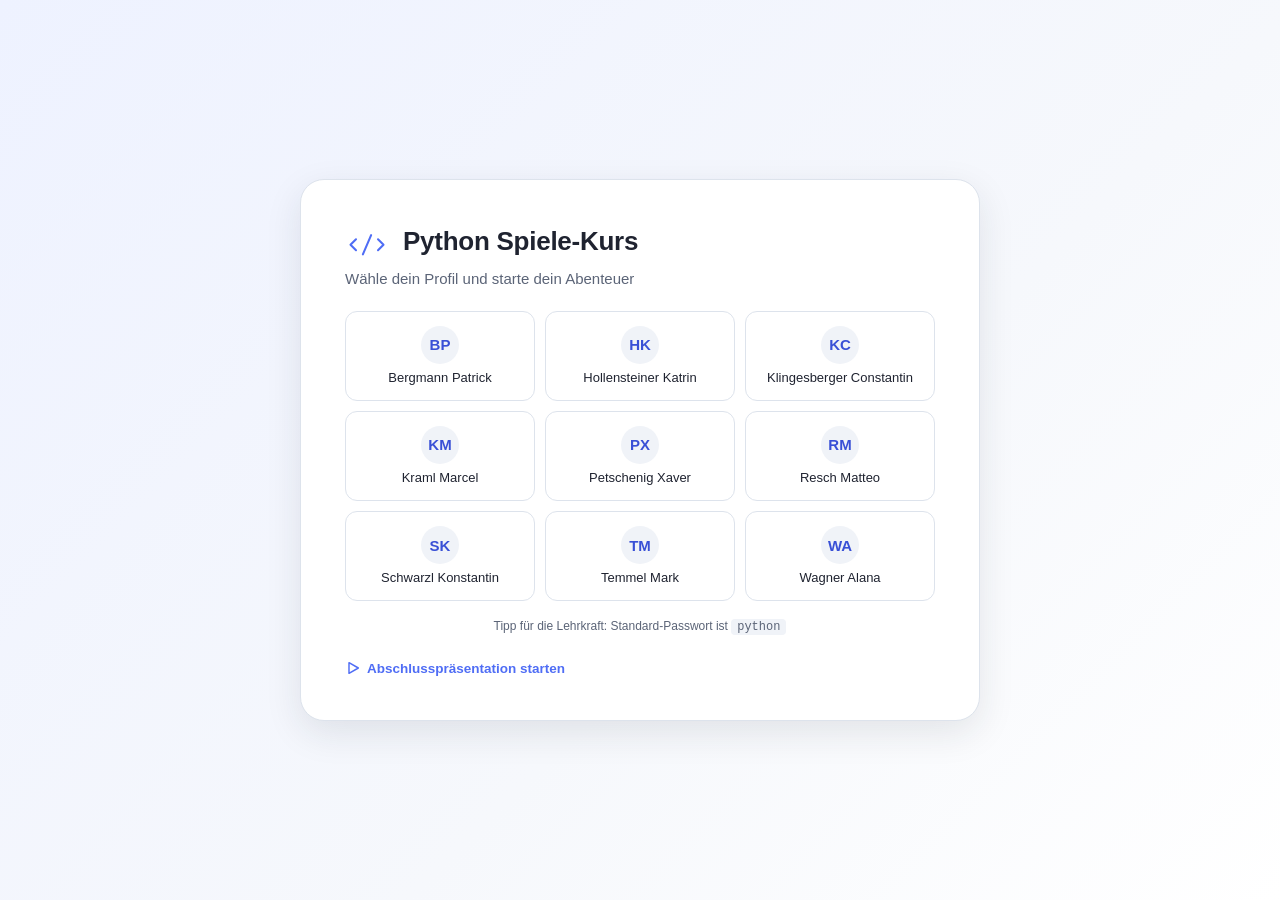
<file: web-app/index.html>
<!DOCTYPE html>
<html lang="de">
<head>
    <meta charset="UTF-8" />
    <meta name="viewport" content="width=device-width, initial-scale=1.0" />
    <title>Python Spiele-Kurs</title>
    <link rel="stylesheet" href="css/styles.css" />
    <link rel="stylesheet" href="css/presentation.css" />
</head>
<body>
    <div id="app">
        <!-- Login-Screen -->
        <section id="login-screen" class="screen active">
            <div class="login-card">
                <div class="brand">
                    <svg class="brand-icon" viewBox="0 0 64 64" fill="none" stroke="currentColor" stroke-width="3" stroke-linecap="round" stroke-linejoin="round">
                        <path d="M16 28 L8 36 L16 44" />
                        <path d="M48 28 L56 36 L48 44" />
                        <path d="M38 22 L26 50" />
                    </svg>
                    <h1>Python Spiele-Kurs</h1>
                </div>
                <p class="subtitle">Wähle dein Profil und starte dein Abenteuer</p>

                <div id="profile-grid" class="profile-grid"></div>

                <div class="password-row hidden" id="password-row">
                    <label for="password-input">Passwort</label>
                    <input id="password-input" type="password" placeholder="Passwort eingeben" autocomplete="off" />
                    <button id="login-button" class="primary-btn">Einloggen</button>
                </div>
                <p id="login-error" class="error hidden">Falsches Passwort. Versuch es nochmal.</p>

                <p class="hint-bottom">Tipp für die Lehrkraft: Standard-Passwort ist <code>python</code></p>
                <a class="pres-entry-link" href="presentation.html">
                    <svg viewBox="0 0 24 24" width="16" height="16" fill="none" stroke="currentColor" stroke-width="2.2" stroke-linecap="round" stroke-linejoin="round"><polygon points="6 4 20 12 6 20 6 4"/></svg>
                    Abschlusspräsentation starten
                </a>
            </div>
        </section>

        <!-- Level-Übersicht -->
        <section id="map-screen" class="screen">
            <header class="map-header">
                <div class="user-pill">
                    <svg viewBox="0 0 24 24" width="20" height="20" fill="none" stroke="currentColor" stroke-width="2" stroke-linecap="round" stroke-linejoin="round">
                        <circle cx="12" cy="8" r="4" />
                        <path d="M4 21c0-4.4 3.6-8 8-8s8 3.6 8 8" />
                    </svg>
                    <span id="user-display">—</span>
                </div>
                <div class="map-title">
                    <h2>Deine Reise</h2>
                    <p id="progress-summary">0 / 5 Level abgeschlossen</p>
                </div>
                <div class="map-actions">
                    <a id="open-presentation" class="primary-btn small" href="presentation.html" title="Abschlusspräsentation öffnen">
                        <svg viewBox="0 0 24 24" width="14" height="14" fill="none" stroke="currentColor" stroke-width="2.2" stroke-linecap="round" stroke-linejoin="round"><polygon points="6 4 20 12 6 20 6 4"/></svg>
                        Präsentation
                    </a>
                    <button id="reset-progress" class="ghost-btn" title="Fortschritt zurücksetzen">Neu starten</button>
                    <button id="logout-button" class="ghost-btn">Abmelden</button>
                </div>
            </header>

            <div class="world-tabs" role="tablist">
                <button class="world-tab active" data-world="1" role="tab">
                    <span class="world-tab-num">1</span>
                    <span class="world-tab-label">1. Einheit<br><small>Grundlagen</small></span>
                </button>
                <button class="world-tab" data-world="2" role="tab">
                    <span class="world-tab-num">2</span>
                    <span class="world-tab-label">2. Einheit<br><small>Spiele</small></span>
                </button>
            </div>

            <div class="map-grid" id="level-grid"></div>

            <div class="badges-card">
                <h3>Deine Sterne</h3>
                <div id="badge-row" class="badge-row"></div>
            </div>
        </section>

        <!-- Level-Spielansicht -->
        <section id="level-screen" class="screen">
            <header class="level-header">
                <button id="back-to-map" class="ghost-btn">
                    <svg viewBox="0 0 24 24" width="16" height="16" fill="none" stroke="currentColor" stroke-width="2.2" stroke-linecap="round" stroke-linejoin="round">
                        <path d="M15 18l-6-6 6-6" />
                    </svg>
                    Levelkarte
                </button>
                <div class="level-title-block">
                    <span class="level-tag" id="level-tag">Level 1</span>
                    <h2 id="level-title">—</h2>
                </div>
                <div class="level-progress-block">
                    <div class="task-counter">
                        <span id="task-counter">Aufgabe 1 / 1</span>
                    </div>
                    <div class="progress-bar">
                        <div class="progress-fill" id="level-progress-fill"></div>
                    </div>
                </div>
            </header>

            <main class="level-main">
                <aside class="instructions-panel">
                    <div class="instruction-card">
                        <h3 id="step-title">Aufgabe</h3>
                        <div id="step-description" class="step-description"></div>
                        <div id="step-hint" class="step-hint hidden"></div>
                        <div id="progressive-hints-container" class="progressive-hints hidden"></div>
                        <div class="hint-buttons">
                            <button id="show-hint" class="ghost-btn small">Tipp anzeigen</button>
                            <button id="show-solution" class="ghost-btn small">Lösung anzeigen</button>
                        </div>
                        <div id="solution-lock" class="solution-lock hidden">
                            <svg viewBox="0 0 24 24" width="16" height="16" fill="none" stroke="currentColor" stroke-width="2.2" stroke-linecap="round" stroke-linejoin="round">
                                <rect x="5" y="11" width="14" height="9" rx="2"/>
                                <path d="M8 11V7a4 4 0 0 1 8 0v4"/>
                            </svg>
                            <span>Lösung in <strong id="solution-countdown">15:00</strong> verfügbar — versuch's erst mit Tipps!</span>
                        </div>
                    </div>

                    <div id="target-card" class="target-card hidden">
                        <h4>Code zum Abtippen</h4>
                        <pre id="target-code"></pre>
                    </div>

                    <div id="solution-card" class="solution-card hidden">
                        <div class="solution-card-header">
                            <h4>Lösung</h4>
                            <button id="copy-solution" class="ghost-btn small" title="In Editor einfügen">In Editor einfügen</button>
                        </div>
                        <pre id="solution-code"></pre>
                    </div>

                    <div class="legend-card" id="legend-card">
                        <h4>Was du lernst</h4>
                        <ul id="concept-list"></ul>
                    </div>
                </aside>

                <section class="editor-panel">
                    <div class="editor-toolbar">
                        <span class="filename">main.py</span>
                        <div class="toolbar-actions">
                            <button id="reset-code" class="ghost-btn small" title="Code zurücksetzen">
                                <svg viewBox="0 0 24 24" width="14" height="14" fill="none" stroke="currentColor" stroke-width="2.2" stroke-linecap="round" stroke-linejoin="round">
                                    <path d="M3 12a9 9 0 1 0 3-6.7" />
                                    <path d="M3 4v5h5" />
                                </svg>
                                Zurücksetzen
                            </button>
                            <button id="stop-code" class="ghost-btn small" title="Spiel anhalten" disabled>
                                <svg viewBox="0 0 24 24" width="14" height="14" fill="none" stroke="currentColor" stroke-width="2.2" stroke-linecap="round" stroke-linejoin="round">
                                    <rect x="6" y="6" width="12" height="12" rx="1.5"/>
                                </svg>
                                Stop
                            </button>
                            <button id="run-code" class="primary-btn small">
                                <svg viewBox="0 0 24 24" width="14" height="14" fill="none" stroke="currentColor" stroke-width="2.2" stroke-linecap="round" stroke-linejoin="round">
                                    <polygon points="6 4 20 12 6 20 6 4"/>
                                </svg>
                                Ausführen <kbd>Enter</kbd>
                            </button>
                        </div>
                    </div>

                    <div class="editor-wrapper">
                        <pre id="ghost-layer" class="ghost-layer" aria-hidden="true"></pre>
                        <pre id="line-numbers" class="line-numbers" aria-hidden="true"></pre>
                        <div id="editor-error-overlay" class="editor-error-overlay hidden" aria-hidden="true"></div>
                        <textarea id="code-editor" spellcheck="false" autocomplete="off" autocorrect="off" autocapitalize="off" wrap="off"></textarea>
                        <div id="editor-error-tooltip" class="editor-error-tooltip hidden" role="alert"></div>
                    </div>

                    <div id="editor-hscroll" class="editor-hscroll hidden">
                        <input id="editor-hscroll-slider" type="range" min="0" max="0" step="1" value="0" aria-label="Horizontal scrollen" />
                    </div>

                    <div class="editor-statusbar">
                        <span id="editor-status">Bereit</span>
                    </div>
                </section>

                <section class="canvas-panel">
                    <div class="canvas-resizer" id="canvas-resizer" title="Ziehen, um die Live-Vorschau grösser/kleiner zu machen">
                        <div class="canvas-resizer-grip"></div>
                    </div>
                    <div class="canvas-toolbar">
                        <span class="canvas-title">Live-Vorschau</span>
                        <span class="canvas-status" id="canvas-status">Drücke „Ausführen"</span>
                    </div>
                    <div class="canvas-wrapper">
                        <canvas id="play-canvas" width="520" height="420"></canvas>
                        <div id="canvas-overlay" class="canvas-overlay hidden">
                            <div class="overlay-content">
                                <h3 id="overlay-title">Geschafft!</h3>
                                <p id="overlay-message"></p>
                                <button id="overlay-action" class="primary-btn">Weiter</button>
                            </div>
                        </div>
                    </div>
                    <div class="key-hints" id="key-hints"></div>
                </section>
            </main>
        </section>

        <!-- Komplettierungs-Screen -->
        <section id="finish-screen" class="screen">
            <div class="finish-card">
                <svg class="trophy" viewBox="0 0 64 64" fill="none" stroke="currentColor" stroke-width="3" stroke-linecap="round" stroke-linejoin="round">
                    <path d="M16 8h32v10a16 16 0 0 1-32 0V8z" />
                    <path d="M16 14H8a8 8 0 0 0 8 8" />
                    <path d="M48 14h8a8 8 0 0 1-8 8" />
                    <path d="M24 40h16v6H24z" />
                    <path d="M20 52h24v4H20z" />
                </svg>
                <h2>Du hast es geschafft!</h2>
                <p id="finish-summary">Alle Level abgeschlossen.</p>
                <div class="finish-actions">
                    <button id="finish-back" class="primary-btn">Zur Levelkarte</button>
                </div>
            </div>
        </section>
    </div>

    <script src="js/playlib.js"></script>
    <script src="js/transpiler.js"></script>
    <script src="js/levels.js"></script>
    <script src="js/app.js"></script>
</body>
</html>
</file>
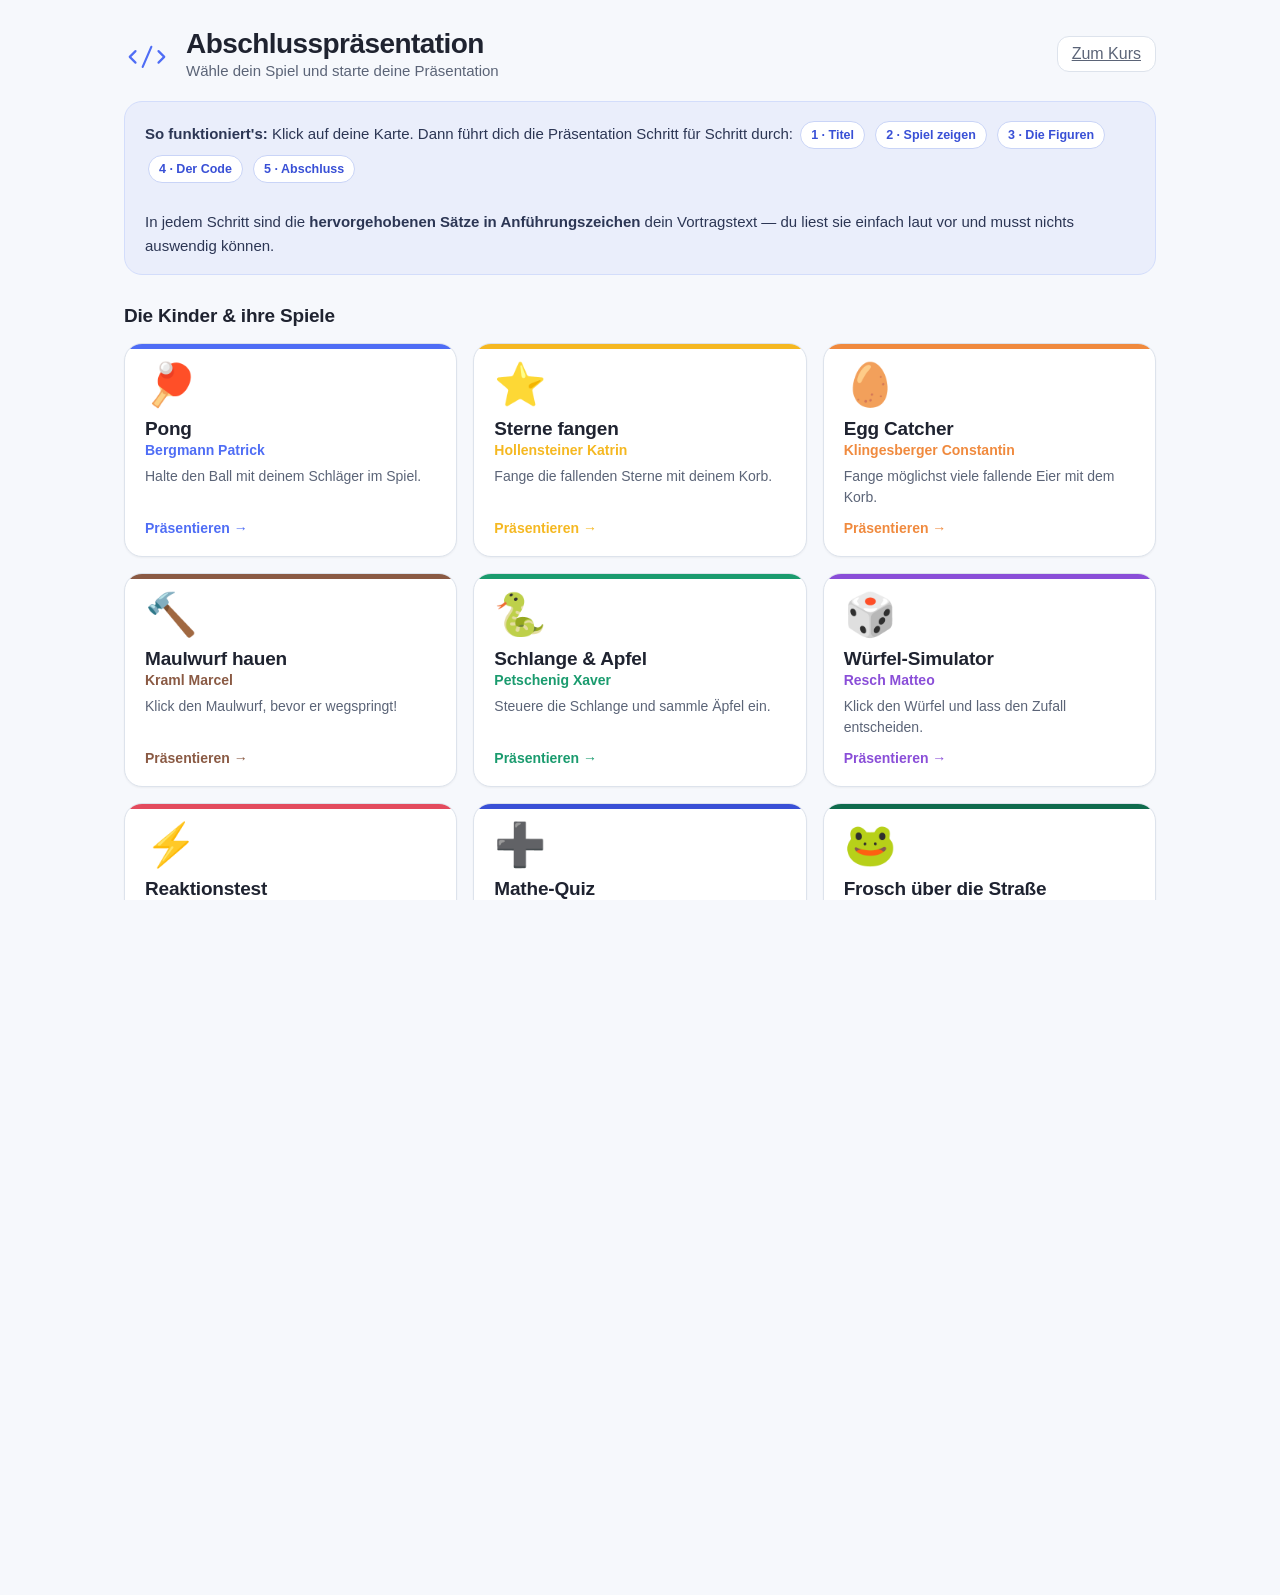
<file: web-app/presentation.html>
<!DOCTYPE html>
<html lang="de">
<head>
    <meta charset="UTF-8" />
    <meta name="viewport" content="width=device-width, initial-scale=1.0" />
    <title>Abschlusspräsentation — Python Spiele-Kurs</title>
    <link rel="stylesheet" href="css/styles.css" />
    <link rel="stylesheet" href="css/presentation.css" />
</head>
<body class="presentation-body">
    <div id="pres-app">

        <!-- ============ ÜBERSICHT ============ -->
        <section id="overview-screen" class="pres-screen active">
            <header class="pres-overview-header">
                <div class="pres-brand">
                    <svg class="brand-icon" viewBox="0 0 64 64" fill="none" stroke="currentColor" stroke-width="3" stroke-linecap="round" stroke-linejoin="round">
                        <path d="M16 28 L8 36 L16 44" />
                        <path d="M48 28 L56 36 L48 44" />
                        <path d="M38 22 L26 50" />
                    </svg>
                    <div>
                        <h1>Abschlusspräsentation</h1>
                        <p class="pres-subtitle">Wähle dein Spiel und starte deine Präsentation</p>
                    </div>
                </div>
                <a class="ghost-btn" href="index.html">Zum Kurs</a>
            </header>

            <div class="pres-howto">
                <strong>So funktioniert's:</strong> Klick auf deine Karte. Dann führt dich die Präsentation Schritt für Schritt durch:
                <span class="pres-step-chip">1 · Titel</span>
                <span class="pres-step-chip">2 · Spiel zeigen</span>
                <span class="pres-step-chip">3 · Die Figuren</span>
                <span class="pres-step-chip">4 · Der Code</span>
                <span class="pres-step-chip">5 · Abschluss</span>
                <br><br>In jedem Schritt sind die <strong>hervorgehobenen Sätze in Anführungszeichen</strong> dein Vortragstext — du liest sie einfach laut vor und musst nichts auswendig können.
            </div>

            <h2 class="pres-group-title">Die Kinder &amp; ihre Spiele</h2>
            <div id="kids-grid" class="pres-card-grid"></div>

            <h2 class="pres-group-title">Reserve-Spiele <small>(zum Tauschen)</small></h2>
            <div id="reserve-grid" class="pres-card-grid"></div>
        </section>

        <!-- ============ PRÄSENTATION ============ -->
        <section id="pres-screen" class="pres-screen">
            <header class="pres-header">
                <button id="pres-exit" class="ghost-btn">
                    <svg viewBox="0 0 24 24" width="16" height="16" fill="none" stroke="currentColor" stroke-width="2.2" stroke-linecap="round" stroke-linejoin="round"><path d="M15 18l-6-6 6-6" /></svg>
                    Übersicht
                </button>
                <div class="pres-header-title">
                    <span id="pres-emoji" class="pres-header-emoji">🎮</span>
                    <div>
                        <h2 id="pres-game">—</h2>
                        <p id="pres-kid">—</p>
                    </div>
                </div>
                <div id="pres-dots" class="pres-dots"></div>
            </header>

            <main id="pres-stage" class="pres-stage"></main>

            <footer class="pres-footer">
                <button id="pres-prev" class="ghost-btn">← Zurück</button>
                <span id="pres-step-label" class="pres-step-label">Schritt 1 von 5</span>
                <button id="pres-next" class="primary-btn">Weiter →</button>
            </footer>
        </section>
    </div>

    <!-- Wiederverwendete Engine aus dem Kurs -->
    <script src="js/playlib.js"></script>
    <script src="js/transpiler.js"></script>
    <script src="js/levels.js"></script>
    <!-- Präsentations-Inhalte + Logik -->
    <script src="js/presentation-data.js"></script>
    <script src="js/presentation.js"></script>
</body>
</html>
</file>
<file: web-app/css/styles.css>
/* ------------------------------------------------------------
   Python Spiele-Kurs — Webplattform
   Weisses Theme, klare Linien, ohne Emojis
   ------------------------------------------------------------ */

:root {
    --bg: #f6f8fc;
    --surface: #ffffff;
    --surface-soft: #f0f3f8;
    --border: #dde3ec;
    --border-strong: #c9d1de;
    --text: #1f2330;
    --text-muted: #5b6477;
    --primary: #4f6df5;
    --primary-strong: #3950d6;
    --primary-soft: #eaeefb;
    --success: #1a9b6e;
    --success-soft: #e3f6ed;
    --warn: #d97706;
    --error: #c4344b;
    --error-soft: #fbeaed;
    --shadow-sm: 0 1px 2px rgba(31, 35, 48, 0.05);
    --shadow-md: 0 4px 14px rgba(31, 35, 48, 0.07);
    --shadow-lg: 0 12px 36px rgba(31, 35, 48, 0.10);
    --radius-sm: 6px;
    --radius-md: 12px;
    --radius-lg: 18px;
    --mono: 'SF Mono', 'JetBrains Mono', Menlo, Consolas, 'Courier New', monospace;
    --sans: -apple-system, BlinkMacSystemFont, 'Segoe UI', Roboto, 'Helvetica Neue', Arial, sans-serif;
}

* { box-sizing: border-box; }

html, body {
    margin: 0;
    padding: 0;
    font-family: var(--sans);
    color: var(--text);
    background: var(--bg);
    height: 100%;
    overflow: hidden;
}

#app {
    width: 100vw;
    height: 100vh;
    overflow: hidden;
    position: relative;
}

.screen {
    display: none;
    width: 100%;
    height: 100%;
    overflow: auto;
}
.screen.active { display: block; }

button {
    font-family: inherit;
    font-size: 14px;
    cursor: pointer;
    border: none;
    background: transparent;
    color: inherit;
}

.primary-btn {
    background: var(--primary);
    color: #fff;
    padding: 10px 18px;
    border-radius: var(--radius-md);
    font-weight: 600;
    box-shadow: var(--shadow-sm);
    display: inline-flex;
    align-items: center;
    gap: 8px;
    transition: background .15s ease, transform .05s ease;
}
.primary-btn:hover { background: var(--primary-strong); }
.primary-btn:active { transform: translateY(1px); }
.primary-btn.small { padding: 7px 12px; font-size: 13px; }
.primary-btn kbd {
    background: rgba(255,255,255,.18);
    padding: 1px 5px;
    border-radius: 4px;
    font-size: 11px;
    font-family: var(--mono);
}

.ghost-btn {
    color: var(--text-muted);
    padding: 8px 14px;
    border-radius: var(--radius-md);
    font-weight: 500;
    border: 1px solid var(--border);
    background: var(--surface);
    display: inline-flex;
    align-items: center;
    gap: 6px;
    transition: background .15s ease, border-color .15s ease;
}
.ghost-btn:hover { background: var(--surface-soft); border-color: var(--border-strong); color: var(--text); }
.ghost-btn.small { padding: 6px 10px; font-size: 12px; }
.ghost-btn:disabled { opacity: 0.45; cursor: not-allowed; }
.ghost-btn:disabled:hover { background: var(--surface); border-color: var(--border); color: var(--text-muted); }

.hidden { display: none !important; }

/* ===== LOGIN ===== */
#login-screen {
    display: none;
    align-items: center;
    justify-content: center;
    background: linear-gradient(135deg, #eef2ff 0%, #f6f8fc 60%, #fff 100%);
}
#login-screen.active { display: flex; }

.login-card {
    width: min(680px, 92vw);
    background: var(--surface);
    border: 1px solid var(--border);
    box-shadow: var(--shadow-lg);
    border-radius: 24px;
    padding: 40px 44px;
}

.brand {
    display: flex;
    align-items: center;
    gap: 14px;
    margin-bottom: 6px;
}

.brand-icon {
    width: 44px;
    height: 44px;
    color: var(--primary);
}

.brand h1 {
    font-size: 26px;
    margin: 0;
    letter-spacing: -0.01em;
}

.subtitle {
    color: var(--text-muted);
    margin: 0 0 24px 0;
    font-size: 15px;
}

.profile-grid {
    display: grid;
    grid-template-columns: repeat(3, 1fr);
    gap: 10px;
    margin-bottom: 18px;
}

.profile-tile {
    background: var(--surface);
    border: 1.5px solid var(--border);
    border-radius: var(--radius-md);
    padding: 14px 10px;
    text-align: center;
    transition: border-color .15s ease, transform .1s ease, background .15s ease;
    display: flex;
    flex-direction: column;
    align-items: center;
    gap: 6px;
}

.profile-tile:hover {
    border-color: var(--primary);
    background: var(--primary-soft);
    transform: translateY(-1px);
}

.profile-tile.active {
    border-color: var(--primary);
    background: var(--primary-soft);
    box-shadow: 0 0 0 3px rgba(79, 109, 245, 0.15);
}

.profile-avatar {
    width: 38px;
    height: 38px;
    border-radius: 50%;
    background: var(--surface-soft);
    color: var(--primary-strong);
    display: flex;
    align-items: center;
    justify-content: center;
    font-weight: 700;
    font-size: 15px;
}

.profile-name {
    font-size: 13px;
    font-weight: 500;
    line-height: 1.25;
    word-break: break-word;
}

.password-row {
    display: grid;
    grid-template-columns: auto 1fr auto;
    gap: 12px;
    align-items: center;
    background: var(--surface-soft);
    padding: 14px 16px;
    border-radius: var(--radius-md);
    border: 1px solid var(--border);
}

.password-row label {
    font-size: 13px;
    font-weight: 600;
    color: var(--text-muted);
}

.password-row input {
    border: 1px solid var(--border);
    background: var(--surface);
    border-radius: var(--radius-sm);
    padding: 9px 12px;
    font-size: 14px;
    font-family: inherit;
}

.password-row input:focus {
    outline: none;
    border-color: var(--primary);
    box-shadow: 0 0 0 3px rgba(79, 109, 245, 0.15);
}

.error {
    color: var(--error);
    background: var(--error-soft);
    padding: 8px 12px;
    border-radius: var(--radius-sm);
    font-size: 13px;
    margin-top: 10px;
}

.hint-bottom {
    margin-top: 16px;
    font-size: 12px;
    color: var(--text-muted);
    text-align: center;
}

.hint-bottom code {
    background: var(--surface-soft);
    padding: 1px 6px;
    border-radius: 4px;
    font-family: var(--mono);
}

/* ===== MAP / LEVEL-ÜBERSICHT ===== */
#map-screen {
    padding: 36px 48px 60px;
    background: linear-gradient(180deg, #fff 0%, var(--bg) 100%);
}

.map-header {
    display: grid;
    grid-template-columns: 1fr auto 1fr;
    align-items: center;
    margin-bottom: 36px;
    gap: 20px;
}

.user-pill {
    display: inline-flex;
    align-items: center;
    gap: 8px;
    background: var(--surface);
    border: 1px solid var(--border);
    border-radius: 999px;
    padding: 7px 14px;
    color: var(--text-muted);
    font-weight: 500;
    font-size: 14px;
    width: fit-content;
}

.map-title {
    text-align: center;
}

.map-title h2 {
    margin: 0 0 4px 0;
    font-size: 28px;
    letter-spacing: -0.02em;
}

.map-title p {
    margin: 0;
    color: var(--text-muted);
    font-size: 14px;
}

.map-actions {
    display: flex;
    gap: 10px;
    justify-content: flex-end;
}

.world-tabs {
    display: flex;
    gap: 12px;
    max-width: 1200px;
    margin: 0 auto 22px auto;
    padding: 6px;
    background: var(--surface);
    border: 1px solid var(--border);
    border-radius: var(--radius-md);
}

.world-tab {
    flex: 1;
    display: flex;
    align-items: center;
    gap: 12px;
    background: transparent;
    border: 1.5px solid transparent;
    border-radius: var(--radius-sm);
    padding: 10px 16px;
    cursor: pointer;
    font-family: inherit;
    font-size: 14px;
    color: var(--text-muted);
    transition: background .15s ease, border-color .15s ease, color .15s ease, transform .1s ease;
    text-align: left;
}

.world-tab:hover {
    background: var(--surface-soft);
    color: var(--text);
}

.world-tab.active {
    background: linear-gradient(135deg, #4f6df5 0%, #8a4ed8 100%);
    color: #fff;
    border-color: rgba(255, 255, 255, 0.18);
    box-shadow: 0 6px 14px rgba(79, 109, 245, 0.32);
}

.world-tab-num {
    flex: 0 0 auto;
    width: 36px;
    height: 36px;
    border-radius: 50%;
    background: rgba(255, 255, 255, 0.15);
    display: flex;
    align-items: center;
    justify-content: center;
    font-size: 18px;
    font-weight: 700;
}

.world-tab:not(.active) .world-tab-num {
    background: var(--surface-soft);
    color: var(--text);
}

.world-tab-label {
    line-height: 1.15;
    font-weight: 600;
}

.world-tab-label small {
    font-weight: 400;
    font-size: 11.5px;
    opacity: .8;
}

.map-grid {
    display: grid;
    grid-template-columns: repeat(auto-fit, minmax(260px, 1fr));
    gap: 18px;
    max-width: 1200px;
    margin: 0 auto;
}

.level-card {
    background: var(--surface);
    border: 1.5px solid var(--border);
    border-radius: var(--radius-lg);
    padding: 22px 22px 18px;
    cursor: pointer;
    transition: transform .15s ease, box-shadow .15s ease, border-color .15s ease;
    display: flex;
    flex-direction: column;
    gap: 12px;
    position: relative;
    overflow: hidden;
}

.level-card:not(.locked):hover {
    transform: translateY(-2px);
    box-shadow: var(--shadow-md);
    border-color: var(--primary);
}

.level-card.locked {
    opacity: 0.55;
    cursor: not-allowed;
    background: var(--surface-soft);
}

.level-card.completed {
    border-color: var(--success);
    background: linear-gradient(180deg, #fff 0%, var(--success-soft) 100%);
}

.level-card-header {
    display: flex;
    align-items: center;
    justify-content: space-between;
    gap: 10px;
}

.level-num {
    background: var(--primary-soft);
    color: var(--primary-strong);
    font-weight: 700;
    font-size: 12px;
    letter-spacing: 0.05em;
    padding: 4px 10px;
    border-radius: 999px;
}

.level-card.completed .level-num {
    background: var(--success-soft);
    color: var(--success);
}

.level-status-icon {
    width: 26px;
    height: 26px;
    color: var(--text-muted);
}

.level-card.completed .level-status-icon { color: var(--success); }
.level-card.locked .level-status-icon { color: var(--text-muted); }

.level-card h3 {
    margin: 0;
    font-size: 18px;
    letter-spacing: -0.01em;
}

.level-card p {
    margin: 0;
    color: var(--text-muted);
    font-size: 14px;
    line-height: 1.45;
}

.level-card-footer {
    display: flex;
    align-items: center;
    justify-content: space-between;
    margin-top: 4px;
    font-size: 12px;
    color: var(--text-muted);
}

.stars-row {
    display: flex;
    gap: 2px;
}

.stars-row svg {
    width: 16px;
    height: 16px;
    color: #d6dbe5;
}

.stars-row svg.earned { color: #f5b821; }

.badges-card {
    margin: 36px auto 0;
    max-width: 1200px;
    background: var(--surface);
    border: 1px solid var(--border);
    border-radius: var(--radius-lg);
    padding: 22px 26px;
}

.badges-card h3 {
    margin: 0 0 12px 0;
    font-size: 16px;
}

.badge-row {
    display: flex;
    gap: 14px;
    flex-wrap: wrap;
}

.badge {
    display: inline-flex;
    align-items: center;
    gap: 8px;
    padding: 8px 14px;
    background: var(--surface-soft);
    border-radius: 999px;
    border: 1px solid var(--border);
    font-size: 13px;
    color: var(--text-muted);
}

.badge.earned {
    background: linear-gradient(135deg, #fff8e0, #fef3c4);
    border-color: #f5b821;
    color: #8a5e02;
    font-weight: 600;
}

.badge svg { width: 16px; height: 16px; }

/* ===== LEVEL-SCREEN ===== */
#level-screen {
    display: none;
    grid-template-rows: auto 1fr;
    height: 100vh;
}
#level-screen.active { display: grid; }

.level-header {
    display: grid;
    grid-template-columns: auto 1fr auto;
    align-items: center;
    gap: 24px;
    padding: 14px 24px;
    border-bottom: 1px solid var(--border);
    background: var(--surface);
}

.level-title-block {
    display: flex;
    align-items: baseline;
    gap: 14px;
}

.level-tag {
    font-size: 11px;
    font-weight: 700;
    letter-spacing: 0.08em;
    color: var(--primary-strong);
    background: var(--primary-soft);
    padding: 4px 10px;
    border-radius: 999px;
    text-transform: uppercase;
}

.level-title-block h2 {
    margin: 0;
    font-size: 18px;
    letter-spacing: -0.01em;
}

.level-progress-block {
    display: flex;
    align-items: center;
    gap: 14px;
    min-width: 220px;
    justify-content: flex-end;
}

.task-counter {
    font-size: 13px;
    color: var(--text-muted);
}

.progress-bar {
    width: 140px;
    height: 8px;
    background: var(--surface-soft);
    border-radius: 999px;
    overflow: hidden;
    border: 1px solid var(--border);
}

.progress-fill {
    height: 100%;
    background: linear-gradient(90deg, var(--primary), #6f8bff);
    width: 0%;
    transition: width .35s ease;
}

.level-main {
    display: grid;
    grid-template-columns: 320px minmax(0, 1fr) minmax(0, 1fr);
    height: 100%;
    overflow: hidden;
}

.instructions-panel {
    background: var(--surface);
    border-right: 1px solid var(--border);
    padding: 20px;
    overflow-y: auto;
    display: flex;
    flex-direction: column;
    gap: 16px;
}

.instruction-card {
    background: var(--primary-soft);
    border: 1px solid #d3dbf7;
    border-radius: var(--radius-md);
    padding: 18px;
}

.instruction-card h3 {
    margin: 0 0 8px 0;
    font-size: 15px;
    color: var(--primary-strong);
    letter-spacing: -0.01em;
}

.step-description {
    font-size: 14px;
    line-height: 1.55;
    color: var(--text);
}

.step-description code {
    background: rgba(255, 255, 255, 0.7);
    border: 1px solid #d3dbf7;
    color: var(--primary-strong);
    padding: 1px 6px;
    border-radius: 4px;
    font-family: var(--mono);
    font-size: 13px;
}

.step-description pre {
    background: var(--surface);
    border: 1px solid var(--border);
    border-radius: var(--radius-sm);
    padding: 10px 12px;
    overflow-x: auto;
    margin: 8px 0 0 0;
    font-family: var(--mono);
    font-size: 12.5px;
    line-height: 1.5;
}

.step-hint {
    margin-top: 12px;
    background: #fff8e0;
    border: 1px solid #f0d785;
    color: #6c4d04;
    padding: 10px 12px;
    border-radius: var(--radius-sm);
    font-size: 13px;
    line-height: 1.5;
    white-space: pre-wrap;
}

.progressive-hints {
    margin-top: 12px;
    display: flex;
    flex-direction: column;
    gap: 10px;
}

.progressive-hint {
    background: #fff8e0;
    border: 1px solid #f0d785;
    border-radius: var(--radius-sm);
    padding: 12px 14px;
    color: #4d3a02;
    font-size: 13px;
    line-height: 1.5;
}

.progressive-hint-header {
    display: flex;
    justify-content: space-between;
    align-items: center;
    gap: 8px;
    margin-bottom: 8px;
}

.progressive-hint-title {
    font-weight: 700;
    color: #6c4d04;
    font-size: 13px;
}

.progressive-hint-explanation {
    margin: 0 0 8px 0;
}

.progressive-hint pre {
    margin: 0 0 8px 0;
    background: #2b2530;
    color: #ffe9b3;
    padding: 10px 12px;
    border-radius: 6px;
    font-family: var(--mono);
    font-size: 12.5px;
    line-height: 1.55;
    white-space: pre;
    overflow-x: auto;
}

.code-blank {
    display: inline-block;
    min-width: 36px;
    background: #f5b821;
    color: #1f2330;
    padding: 0 6px;
    border-radius: 3px;
    font-weight: 700;
    text-align: center;
    box-shadow: 0 0 0 2px rgba(245, 184, 33, 0.35);
    animation: blank-pulse 2.6s ease-in-out infinite;
}

@keyframes blank-pulse {
    0%, 100% { box-shadow: 0 0 0 2px rgba(245, 184, 33, 0.35); }
    50% { box-shadow: 0 0 0 4px rgba(245, 184, 33, 0.55); }
}

.progressive-hint-blank-tip {
    display: flex;
    gap: 8px;
    align-items: flex-start;
    font-size: 12px;
    color: #6c4d04;
    background: rgba(245, 184, 33, 0.16);
    padding: 6px 10px;
    border-radius: 6px;
    border-left: 3px solid #f5b821;
}

.progressive-hint-actions {
    display: flex;
    gap: 8px;
    margin-top: 8px;
}

.solution-lock {
    display: flex;
    align-items: center;
    gap: 8px;
    margin-top: 10px;
    padding: 10px 12px;
    background: #f0f4ff;
    border: 1px dashed #4f6df5;
    color: #2a3b9c;
    border-radius: var(--radius-sm);
    font-size: 12.5px;
    line-height: 1.4;
}

.solution-lock strong { font-feature-settings: 'tnum' 1; }

#show-solution.locked {
    opacity: 0.55;
    cursor: not-allowed;
}

.legend-card {
    background: var(--surface);
    border: 1px solid var(--border);
    border-radius: var(--radius-md);
    padding: 16px 18px;
}

.legend-card h4 {
    margin: 0 0 8px 0;
    font-size: 13px;
    text-transform: uppercase;
    letter-spacing: 0.05em;
    color: var(--text-muted);
}

.legend-card ul {
    margin: 0;
    padding-left: 18px;
    color: var(--text);
    font-size: 13.5px;
    line-height: 1.55;
}

.legend-card li { margin-bottom: 4px; }

.target-card {
    background: var(--surface);
    border: 1px solid var(--border);
    border-radius: var(--radius-md);
    padding: 14px 16px 16px;
}

.target-card h4 {
    margin: 0 0 8px 0;
    font-size: 13px;
    text-transform: uppercase;
    letter-spacing: 0.05em;
    color: var(--text-muted);
}

.target-card pre {
    margin: 0;
    padding: 12px 14px;
    background: #0f1320;
    color: #e7ecf7;
    border-radius: var(--radius-sm);
    font-family: var(--mono);
    font-size: 12.5px;
    line-height: 1.55;
    white-space: pre;
    overflow-x: auto;
    overflow-y: hidden;
    tab-size: 4;
    user-select: text;
}

.target-card pre::-webkit-scrollbar { height: 8px; }
.target-card pre::-webkit-scrollbar-track { background: rgba(255,255,255,.05); border-radius: 4px; }
.target-card pre::-webkit-scrollbar-thumb { background: rgba(255,255,255,.18); border-radius: 4px; }
.target-card pre::-webkit-scrollbar-thumb:hover { background: rgba(255,255,255,.28); }

.hint-buttons {
    display: flex;
    gap: 8px;
    flex-wrap: wrap;
    margin-top: 4px;
}

.solution-card {
    background: var(--surface);
    border: 1.5px solid var(--success);
    border-radius: var(--radius-md);
    padding: 14px 16px 16px;
}

.solution-card-header {
    display: flex;
    align-items: center;
    justify-content: space-between;
    gap: 10px;
    margin-bottom: 8px;
}

.solution-card-header h4 {
    margin: 0;
    font-size: 13px;
    text-transform: uppercase;
    letter-spacing: 0.05em;
    color: var(--success);
}

.solution-card pre {
    margin: 0;
    padding: 12px 14px;
    background: #0f1320;
    color: #e7ecf7;
    border-radius: var(--radius-sm);
    font-family: var(--mono);
    font-size: 12.5px;
    line-height: 1.55;
    white-space: pre;
    overflow-x: auto;
    overflow-y: auto;
    max-height: 320px;
    tab-size: 4;
    user-select: text;
}

.solution-card pre::-webkit-scrollbar { height: 8px; width: 8px; }
.solution-card pre::-webkit-scrollbar-track { background: rgba(255,255,255,.05); border-radius: 4px; }
.solution-card pre::-webkit-scrollbar-thumb { background: rgba(255,255,255,.18); border-radius: 4px; }
.solution-card pre::-webkit-scrollbar-thumb:hover { background: rgba(255,255,255,.28); }

/* ===== EDITOR ===== */
.editor-panel {
    display: grid;
    grid-template-rows: auto 1fr auto;
    background: #fbfcfe;
    border-right: 1px solid var(--border);
    overflow: hidden;
    min-width: 0;
}

.canvas-panel { min-width: 0; }

.editor-toolbar {
    display: flex;
    align-items: center;
    justify-content: space-between;
    padding: 10px 16px;
    border-bottom: 1px solid var(--border);
    background: var(--surface);
}

.filename {
    font-family: var(--mono);
    font-size: 13px;
    color: var(--text-muted);
}

.toolbar-actions {
    display: flex;
    gap: 8px;
}

.editor-wrapper {
    position: relative;
    overflow: hidden;
    min-width: 0;
    min-height: 0;
}

.line-numbers,
.ghost-layer,
#code-editor {
    font-family: var(--mono);
    font-size: 13.5px;
    line-height: 1.6;
    margin: 0;
    padding: 14px 14px 14px 56px;
    white-space: pre;
    overflow-wrap: normal;
    tab-size: 4;
}

.line-numbers {
    position: absolute;
    inset: 0;
    padding: 14px 8px 14px 0;
    width: 44px;
    text-align: right;
    color: #b6bccd;
    user-select: none;
    background: var(--surface);
    border-right: 1px solid var(--border);
    pointer-events: none;
    overflow: hidden;
    z-index: 1;
}

.ghost-layer {
    position: absolute;
    inset: 0;
    padding-left: 56px;
    color: #c2c8d6;
    pointer-events: none;
    z-index: 2;
    overflow: scroll;
    scrollbar-width: none;
}

.ghost-layer::-webkit-scrollbar { width: 0; height: 0; display: none; }

.ghost-layer .typed-correct { color: var(--success); font-weight: 500; }
.ghost-layer .typed-wrong { color: var(--error); background: var(--error-soft); }

#code-editor {
    position: relative;
    z-index: 3;
    width: 100%;
    height: 100%;
    border: none;
    outline: none;
    resize: none;
    background: transparent;
    color: var(--text);
    caret-color: var(--primary);
    overflow: auto;
}

#code-editor::-webkit-scrollbar { height: 10px; width: 10px; }
#code-editor::-webkit-scrollbar-track { background: transparent; }
#code-editor::-webkit-scrollbar-thumb {
    background: var(--border-strong);
    border-radius: 5px;
}
#code-editor::-webkit-scrollbar-thumb:hover { background: var(--text-muted); }

.editor-wrapper.typing-mode #code-editor {
    color: transparent;
    caret-color: var(--primary);
}

/* Fehler-Markierung im Editor (rote Zeile + Tooltip) */
.editor-error-overlay {
    position: absolute;
    left: 44px;
    right: 0;
    pointer-events: none;
    z-index: 4;
    background: rgba(227, 75, 94, 0.16);
    border-left: 3px solid #e34b5e;
    box-shadow: inset 0 -1px 0 rgba(227, 75, 94, 0.55);
    transition: top 0.12s ease;
}
.editor-error-overlay.hidden { display: none; }

.line-numbers .err-line {
    color: #e34b5e;
    font-weight: 700;
    background: rgba(227, 75, 94, 0.16);
    border-radius: 2px;
    padding: 0 4px;
    margin: 0 -4px;
}

.editor-error-tooltip {
    position: absolute;
    z-index: 30;
    background: #e34b5e;
    color: #fff;
    padding: 6px 10px;
    border-radius: 5px;
    font-size: 12px;
    font-family: var(--mono);
    line-height: 1.4;
    box-shadow: 0 6px 16px rgba(227, 75, 94, 0.32);
    pointer-events: none;
    max-width: 360px;
    white-space: pre-wrap;
}
.editor-error-tooltip.hidden { display: none; }
.editor-error-tooltip::before {
    content: '';
    position: absolute;
    left: 16px;
    top: -5px;
    width: 0;
    height: 0;
    border-left: 6px solid transparent;
    border-right: 6px solid transparent;
    border-bottom: 6px solid #e34b5e;
}

.editor-hscroll {
    padding: 6px 14px 8px;
    background: var(--surface);
    border-top: 1px solid var(--border);
}

.editor-hscroll input[type="range"] {
    -webkit-appearance: none;
    appearance: none;
    width: 100%;
    height: 14px;
    background: transparent;
    cursor: pointer;
    margin: 0;
    padding: 0;
}

.editor-hscroll input[type="range"]::-webkit-slider-runnable-track {
    height: 8px;
    background: var(--surface-soft);
    border: 1px solid var(--border-strong);
    border-radius: 999px;
}

.editor-hscroll input[type="range"]::-webkit-slider-thumb {
    -webkit-appearance: none;
    appearance: none;
    width: 26px;
    height: 14px;
    border-radius: 7px;
    background: var(--primary);
    border: 2px solid #fff;
    box-shadow: var(--shadow-sm);
    margin-top: -4px;
    cursor: grab;
}

.editor-hscroll input[type="range"]::-webkit-slider-thumb:active { cursor: grabbing; background: var(--primary-strong); }

.editor-hscroll input[type="range"]::-moz-range-track {
    height: 8px;
    background: var(--surface-soft);
    border: 1px solid var(--border-strong);
    border-radius: 999px;
}

.editor-hscroll input[type="range"]::-moz-range-thumb {
    width: 26px;
    height: 14px;
    border-radius: 7px;
    background: var(--primary);
    border: 2px solid #fff;
    box-shadow: var(--shadow-sm);
    cursor: grab;
}

.editor-statusbar {
    padding: 6px 16px;
    background: var(--surface);
    border-top: 1px solid var(--border);
    font-size: 12px;
    color: var(--text-muted);
    min-height: 28px;
}

.editor-statusbar.error { color: var(--error); }
.editor-statusbar.success { color: var(--success); }

/* ===== CANVAS-PANEL ===== */
.canvas-panel {
    display: grid;
    grid-template-rows: auto 1fr auto;
    overflow: hidden;
    background: var(--bg);
}

.canvas-toolbar {
    display: flex;
    align-items: center;
    justify-content: space-between;
    padding: 10px 16px;
    background: var(--surface);
    border-bottom: 1px solid var(--border);
}

.canvas-title {
    font-size: 13px;
    font-weight: 600;
    color: var(--text-muted);
    text-transform: uppercase;
    letter-spacing: 0.06em;
}

.canvas-status {
    font-size: 12px;
    color: var(--text-muted);
}

.canvas-status.running { color: var(--primary); }
.canvas-status.success { color: var(--success); }
.canvas-status.error { color: var(--error); }

.canvas-panel {
    position: relative;
}

.canvas-resizer {
    position: absolute;
    left: -4px;
    top: 0;
    bottom: 0;
    width: 10px;
    cursor: col-resize;
    z-index: 20;
    background: transparent;
    transition: background .15s ease;
    display: flex;
    align-items: center;
    justify-content: center;
    touch-action: none;
}

.canvas-resizer-grip {
    width: 4px;
    height: 64px;
    background: rgba(79, 109, 245, 0.0);
    border-radius: 2px;
    transition: background .15s ease, transform .15s ease;
}

.canvas-resizer:hover .canvas-resizer-grip,
.canvas-resizer.dragging .canvas-resizer-grip {
    background: rgba(79, 109, 245, 0.85);
    transform: scaleX(1.4);
}

.canvas-resizer:hover {
    background: rgba(79, 109, 245, 0.08);
}

.canvas-resizer.dragging {
    background: rgba(79, 109, 245, 0.16);
}

.canvas-wrapper {
    position: relative;
    display: flex;
    align-items: center;
    justify-content: center;
    padding: 18px;
    flex: 1;
    min-height: 0;
}

#play-canvas {
    background: #fff;
    border: 1px solid var(--border);
    border-radius: var(--radius-md);
    box-shadow: var(--shadow-md);
    width: 100%;
    height: auto;
    max-width: 100%;
    aspect-ratio: 520 / 420;
}

.canvas-overlay {
    position: absolute;
    left: 0;
    right: 0;
    bottom: 28px;
    z-index: 10;
    animation: overlayIn .3s ease;
    pointer-events: none;
    display: flex;
    justify-content: center;
}
.canvas-overlay.hidden { display: none; }
.canvas-overlay > * { pointer-events: auto; }

@keyframes overlayIn {
    from { opacity: 0; transform: scale(0.95); }
    to { opacity: 1; transform: scale(1); }
}

.overlay-content {
    text-align: center;
    padding: 16px 22px 18px;
    background: var(--surface);
    border: 1.5px solid var(--success);
    border-radius: var(--radius-lg);
    box-shadow: var(--shadow-lg);
    min-width: 280px;
    max-width: 380px;
}

.overlay-content h3 {
    font-size: 18px;
    margin: 0 0 4px 0;
}
.overlay-content p {
    font-size: 13px;
    margin: 0 0 12px 0;
}

.overlay-content h3 {
    color: var(--success);
    letter-spacing: -0.01em;
}
.overlay-content p {
    color: var(--text);
    line-height: 1.5;
}

.key-hints {
    display: flex;
    flex-wrap: wrap;
    gap: 8px;
    padding: 10px 16px;
    background: var(--surface);
    border-top: 1px solid var(--border);
    min-height: 36px;
}

.key-hint {
    display: inline-flex;
    align-items: center;
    gap: 6px;
    font-size: 12px;
    color: var(--text-muted);
}

.key-hint kbd {
    background: var(--surface-soft);
    border: 1px solid var(--border-strong);
    border-bottom-width: 2px;
    padding: 2px 7px;
    border-radius: 4px;
    font-family: var(--mono);
    font-size: 11px;
    color: var(--text);
    min-width: 22px;
    text-align: center;
}

/* ===== FINISH ===== */
#finish-screen {
    display: none;
    align-items: center;
    justify-content: center;
    background: linear-gradient(135deg, #fff 0%, #eef2ff 100%);
}
#finish-screen.active { display: flex; }

.finish-card {
    background: var(--surface);
    border: 1px solid var(--border);
    border-radius: 24px;
    padding: 50px 60px;
    text-align: center;
    box-shadow: var(--shadow-lg);
    max-width: 500px;
}

.trophy {
    width: 80px;
    height: 80px;
    color: #f5b821;
    margin-bottom: 18px;
}

.finish-card h2 {
    margin: 0 0 10px 0;
    font-size: 30px;
    letter-spacing: -0.02em;
}

.finish-card p {
    color: var(--text-muted);
    margin: 0 0 24px 0;
}

/* ===== RESPONSIVE ===== */
@media (max-width: 1100px) {
    .level-main {
        grid-template-columns: 280px 1fr 1fr;
    }
}

@media (max-width: 900px) {
    .level-main {
        grid-template-columns: 1fr;
        grid-template-rows: auto auto auto;
        overflow: auto;
    }
    .instructions-panel,
    .editor-panel,
    .canvas-panel {
        height: auto;
        max-height: 60vh;
    }
    #level-screen {
        height: auto;
        min-height: 100vh;
    }
}
</file>
<file: web-app/css/presentation.css>
/* ================================================================
   presentation.css — Präsentationsmodus für die Abschlusspräsentation
   Baut auf den Variablen aus styles.css auf.
   ================================================================ */

:root {
    --pres-accent: #4f6df5;
}

.presentation-body { overflow: auto; }

#pres-app {
    width: 100%;
    min-height: 100vh;
}

.pres-screen { display: none; }
.pres-screen.active { display: block; }

/* ------------------------------------------------------------
   ÜBERSICHT
   ------------------------------------------------------------ */
#overview-screen {
    max-width: 1080px;
    margin: 0 auto;
    padding: 28px 24px 64px;
}

.pres-overview-header {
    display: flex;
    align-items: center;
    justify-content: space-between;
    gap: 16px;
    margin-bottom: 22px;
}

.pres-brand {
    display: flex;
    align-items: center;
    gap: 16px;
}
.pres-brand .brand-icon {
    width: 46px;
    height: 46px;
    color: var(--primary);
    flex-shrink: 0;
}
.pres-brand h1 {
    margin: 0;
    font-size: 28px;
    letter-spacing: -0.02em;
}
.pres-subtitle {
    margin: 2px 0 0;
    color: var(--text-muted);
    font-size: 15px;
}

.pres-howto {
    background: var(--primary-soft);
    border: 1px solid #d3ddfb;
    border-radius: var(--radius-lg);
    padding: 16px 20px;
    font-size: 15px;
    line-height: 1.6;
    color: #2c3654;
    margin-bottom: 30px;
}
.pres-step-chip {
    display: inline-block;
    background: #fff;
    border: 1px solid #c9d4f7;
    color: var(--primary-strong);
    font-weight: 600;
    font-size: 12.5px;
    padding: 3px 10px;
    border-radius: 999px;
    margin: 3px 3px;
}

.pres-group-title {
    font-size: 19px;
    margin: 8px 0 16px;
    letter-spacing: -0.01em;
}
.pres-group-title small {
    font-weight: 400;
    color: var(--text-muted);
    font-size: 14px;
}

.pres-card-grid {
    display: grid;
    grid-template-columns: repeat(auto-fill, minmax(248px, 1fr));
    gap: 16px;
    margin-bottom: 40px;
}

.pres-card {
    --accent: #4f6df5;
    text-align: left;
    background: var(--surface);
    border: 1px solid var(--border);
    border-radius: var(--radius-lg);
    padding: 20px;
    display: flex;
    flex-direction: column;
    gap: 12px;
    box-shadow: var(--shadow-sm);
    transition: transform .12s ease, box-shadow .12s ease, border-color .12s ease;
    position: relative;
    overflow: hidden;
}
.pres-card::before {
    content: '';
    position: absolute;
    top: 0; left: 0; right: 0;
    height: 5px;
    background: var(--accent);
}
.pres-card:hover {
    transform: translateY(-3px);
    box-shadow: var(--shadow-lg);
    border-color: var(--accent);
}
.pres-card-emoji {
    font-size: 42px;
    line-height: 1;
}
.pres-card-body { flex: 1; }
.pres-card-game {
    margin: 0 0 2px;
    font-size: 19px;
    letter-spacing: -0.01em;
}
.pres-card-kid {
    margin: 0 0 8px;
    font-weight: 600;
    color: var(--accent);
    font-size: 14px;
}
.pres-card-tagline {
    margin: 0;
    color: var(--text-muted);
    font-size: 14px;
    line-height: 1.5;
}
.pres-card-go {
    font-weight: 600;
    color: var(--accent);
    font-size: 14px;
}

/* ------------------------------------------------------------
   PRÄSENTATION — Rahmen
   ------------------------------------------------------------ */
#pres-screen {
    min-height: 100vh;
    display: none;
    flex-direction: column;
}
#pres-screen.active { display: flex; }

.pres-header {
    display: flex;
    align-items: center;
    gap: 18px;
    padding: 14px 24px;
    border-bottom: 1px solid var(--border);
    background: var(--surface);
    position: sticky;
    top: 0;
    z-index: 10;
}
.pres-header-title {
    display: flex;
    align-items: center;
    gap: 12px;
    flex: 1;
}
.pres-header-emoji { font-size: 30px; }
.pres-header-title h2 {
    margin: 0;
    font-size: 19px;
    letter-spacing: -0.01em;
}
.pres-header-title p {
    margin: 0;
    font-size: 13px;
    color: var(--text-muted);
}

.pres-dots {
    display: flex;
    gap: 9px;
}
.pres-dot {
    width: 13px;
    height: 13px;
    border-radius: 50%;
    background: var(--border-strong);
    padding: 0;
    transition: background .15s ease, transform .15s ease;
}
.pres-dot.active {
    background: var(--pres-accent);
    transform: scale(1.25);
}
.pres-dot.done { background: var(--success); }

.pres-stage {
    flex: 1;
    overflow-y: auto;
    padding: 30px 24px 40px;
    display: flex;
    justify-content: center;
}

.pres-panel {
    width: 100%;
    max-width: 860px;
}

.pres-footer {
    display: flex;
    align-items: center;
    justify-content: space-between;
    gap: 16px;
    padding: 14px 24px;
    border-top: 1px solid var(--border);
    background: var(--surface);
    position: sticky;
    bottom: 0;
}
.pres-step-label {
    font-size: 14px;
    color: var(--text-muted);
    font-weight: 600;
}
.pres-footer .ghost-btn { min-width: 110px; }
.pres-footer .primary-btn { min-width: 150px; justify-content: center; }

/* Vortrags-Karte (hervorgehobener Satz zum Vorlesen) ----------- */
.pres-say {
    position: relative;
    background: linear-gradient(180deg, #ffffff 0%, var(--primary-soft) 100%);
    border: 1px solid #d3ddfb;
    border-left: 5px solid var(--pres-accent);
    border-radius: var(--radius-md);
    padding: 16px 20px 16px 22px;
    margin-top: 18px;
    box-shadow: var(--shadow-sm);
}
.pres-say-quote {
    position: absolute;
    top: 2px;
    left: 12px;
    font-size: 40px;
    line-height: 1;
    color: var(--pres-accent);
    opacity: 0.35;
    font-family: Georgia, 'Times New Roman', serif;
}
.pres-say-text {
    margin: 0;
    padding-left: 24px;
    font-size: 17.5px;
    line-height: 1.6;
    color: #1f2740;
    font-weight: 500;
}

/* Schritt 1 — Titel -------------------------------------------- */
.pres-title-panel {
    text-align: center;
    display: flex;
    flex-direction: column;
    align-items: center;
}
.pres-title-emoji {
    font-size: 90px;
    line-height: 1;
    margin-bottom: 8px;
}
.pres-title-game {
    margin: 0;
    font-size: 44px;
    letter-spacing: -0.03em;
    color: var(--pres-accent);
}
.pres-title-kid {
    margin: 6px 0 0;
    font-size: 17px;
    color: var(--text-muted);
}
.pres-title-tagline {
    margin: 14px 0 0;
    font-size: 19px;
    font-weight: 600;
    max-width: 560px;
}
.pres-about {
    margin: 22px 0 4px;
    max-width: 620px;
    text-align: left;
}
.pres-about p {
    font-size: 16px;
    line-height: 1.65;
    color: var(--text);
    margin: 0 0 10px;
}

.pres-howto-card {
    background: var(--surface-soft);
    border: 1px solid var(--border);
    border-radius: var(--radius-lg);
    padding: 16px 20px;
    margin-top: 16px;
    width: 100%;
    max-width: 620px;
    text-align: left;
}
.pres-howto-card h4 {
    margin: 0 0 12px;
    font-size: 15px;
}
.pres-howto-list {
    list-style: none;
    margin: 0;
    padding: 0;
    display: flex;
    flex-direction: column;
    gap: 10px;
}
.pres-howto-list li {
    display: flex;
    align-items: center;
    gap: 12px;
}
.pres-key {
    display: inline-flex;
    align-items: center;
    justify-content: center;
    min-width: 46px;
    height: 34px;
    padding: 0 10px;
    background: #fff;
    border: 1px solid var(--border-strong);
    border-bottom-width: 3px;
    border-radius: 8px;
    font-size: 17px;
    font-weight: 600;
    flex-shrink: 0;
}
.pres-key-text {
    font-size: 15px;
    color: var(--text);
}

/* Schritt 2 — Demo --------------------------------------------- */
.pres-demo-panel {
    display: grid;
    grid-template-columns: 1fr 1fr;
    gap: 26px;
    align-items: start;
    max-width: 980px;
}
.pres-demo-left {
    display: flex;
    flex-direction: column;
    align-items: center;
    gap: 14px;
}
.pres-canvas-box {
    background: #fbfcfe;
    border: 1px solid var(--border-strong);
    border-radius: var(--radius-lg);
    padding: 10px;
    box-shadow: var(--shadow-md);
}
#pres-canvas {
    display: block;
    width: 100%;
    max-width: 520px;
    height: auto;
    border-radius: 8px;
    background: #fbfcfe;
}
.pres-demo-right h3 {
    margin: 0 0 14px;
    font-size: 20px;
}
.pres-demo-hint {
    font-size: 14px;
    color: var(--text-muted);
    line-height: 1.55;
    margin: 14px 0 0;
}

/* Schritt 3 — Figuren ------------------------------------------ */
.pres-panel-title {
    margin: 0 0 6px;
    font-size: 26px;
    letter-spacing: -0.02em;
}
.pres-panel-lead {
    margin: 0 0 22px;
    font-size: 16px;
    color: var(--text-muted);
    line-height: 1.6;
}
.pres-sprite-list {
    display: grid;
    gap: 12px;
}
.pres-sprite-card {
    display: flex;
    align-items: center;
    gap: 16px;
    background: var(--surface);
    border: 1px solid var(--border);
    border-radius: var(--radius-md);
    padding: 14px 18px;
    box-shadow: var(--shadow-sm);
}
.pres-sprite-icon {
    font-size: 30px;
    width: 44px;
    text-align: center;
    flex-shrink: 0;
}
.pres-sprite-name {
    display: inline-block;
    background: var(--surface-soft);
    border: 1px solid var(--border);
    border-radius: 6px;
    padding: 2px 9px;
    font-family: var(--mono);
    font-size: 14px;
    color: var(--primary-strong);
    margin-bottom: 5px;
}
.pres-sprite-role {
    margin: 0;
    font-size: 15px;
    line-height: 1.55;
}

/* Schritt 4 — Code --------------------------------------------- */
.pres-code-block {
    background: var(--surface);
    border: 1px solid var(--border);
    border-radius: var(--radius-lg);
    padding: 18px 20px;
    margin-bottom: 18px;
    box-shadow: var(--shadow-sm);
}
.pres-code-head {
    display: flex;
    align-items: center;
    gap: 12px;
    margin-bottom: 12px;
}
.pres-code-num {
    display: inline-flex;
    align-items: center;
    justify-content: center;
    width: 28px;
    height: 28px;
    border-radius: 50%;
    background: var(--pres-accent);
    color: #fff;
    font-weight: 700;
    font-size: 15px;
    flex-shrink: 0;
}
.pres-code-head h4 {
    margin: 0;
    font-size: 17px;
}
.pres-code {
    background: #1f2330;
    color: #e6ebf5;
    border-radius: var(--radius-md);
    padding: 14px 16px;
    font-family: var(--mono);
    font-size: 14px;
    line-height: 1.6;
    overflow-x: auto;
    margin: 0 0 12px;
    white-space: pre;
}
.pres-code-explain {
    margin: 0;
    font-size: 15.5px;
    line-height: 1.6;
    color: var(--text);
}
.pres-code-block .pres-say { margin-top: 14px; }

/* Schritt 5 — Abschluss ---------------------------------------- */
.pres-finish-panel {
    text-align: center;
    display: flex;
    flex-direction: column;
    align-items: center;
}
.pres-finish-emoji {
    font-size: 70px;
    margin-bottom: 6px;
}
.pres-hard-card {
    background: var(--success-soft);
    border: 1px solid #c2e8d6;
    border-radius: var(--radius-lg);
    padding: 18px 22px;
    max-width: 620px;
    margin: 6px auto 8px;
}
.pres-hard-card p {
    margin: 0;
    font-size: 16.5px;
    line-height: 1.65;
}
.pres-concepts-title {
    margin: 26px 0 12px;
    font-size: 18px;
}
.pres-concepts {
    list-style: none;
    padding: 0;
    margin: 0 auto;
    max-width: 560px;
    display: flex;
    flex-direction: column;
    gap: 8px;
    text-align: left;
}
.pres-concepts li {
    background: var(--surface);
    border: 1px solid var(--border);
    border-radius: var(--radius-md);
    padding: 10px 16px 10px 40px;
    font-size: 15px;
    position: relative;
}
.pres-concepts li::before {
    content: '✓';
    position: absolute;
    left: 16px;
    color: var(--success);
    font-weight: 700;
}
.pres-finish-panel .primary-btn { margin-top: 28px; }

/* ------------------------------------------------------------
   Einstiegslink auf der Login-Seite (index.html)
   ------------------------------------------------------------ */
.pres-entry-link {
    display: inline-flex;
    align-items: center;
    gap: 6px;
    margin-top: 14px;
    font-size: 13.5px;
    font-weight: 600;
    color: var(--primary);
    text-decoration: none;
}
.pres-entry-link:hover { text-decoration: underline; }

/* ------------------------------------------------------------
   Responsiv
   ------------------------------------------------------------ */
@media (max-width: 760px) {
    .pres-demo-panel { grid-template-columns: 1fr; }
    .pres-title-game { font-size: 34px; }
    .pres-title-emoji { font-size: 70px; }
    .pres-header { flex-wrap: wrap; gap: 10px; }
    .pres-dots { order: 3; width: 100%; justify-content: center; }
    .pres-step-label { display: none; }
}
</file>
